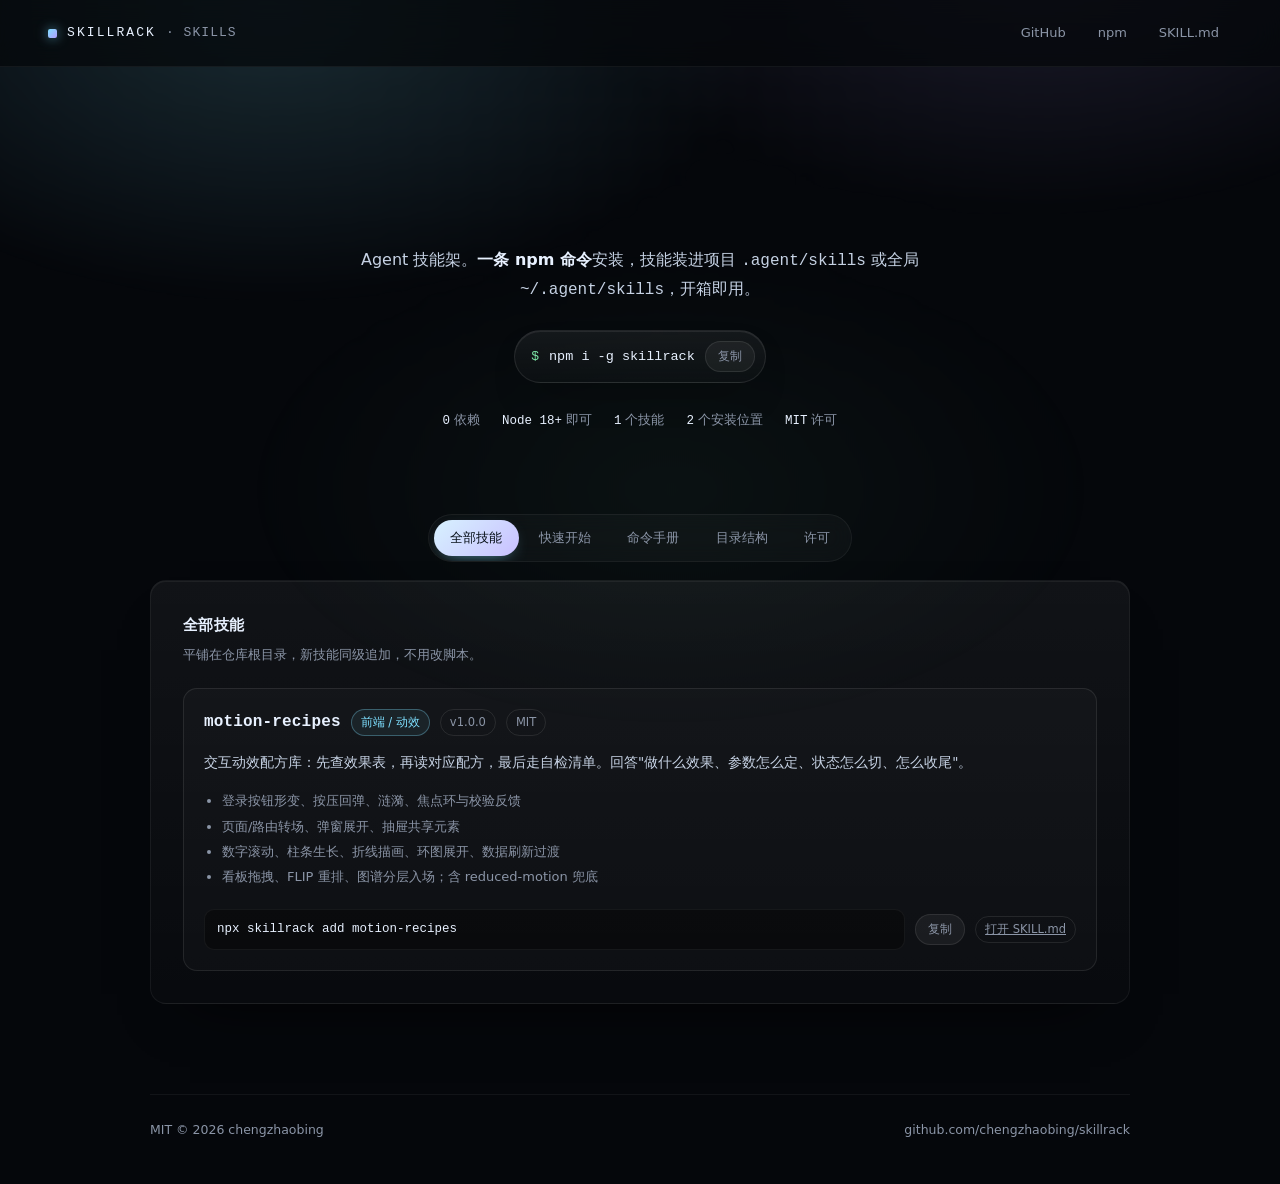
<file: index.html>
<!doctype html>
<html lang="zh-CN">
<head>
<meta charset="utf-8" />
<meta name="viewport" content="width=device-width, initial-scale=1" />
<title>skillrack · agent skills</title>
<meta name="description" content="Agent 技能架：一条 npm 命令把 Markdown 技能装进项目 .agent/skills 或全局 ~/.agent/skills。零依赖，MIT。" />
<meta name="color-scheme" content="dark" />
<style>
  :root {
    --bg: #05070b;
    --bg-soft: #0a0e15;
    --panel: rgba(255, 255, 255, 0.038);
    --panel-strong: rgba(255, 255, 255, 0.06);
    --stroke: rgba(255, 255, 255, 0.09);
    --stroke-soft: rgba(255, 255, 255, 0.055);
    --ink: #e8f1ff;
    --muted: #8b95a7;
    --cyan: #7fe0ff;
    --violet: #b39dff;
    --mint: #7ee7a8;
    --mono: ui-monospace, "SFMono-Regular", "JetBrains Mono", "Cascadia Code", Consolas, monospace;
    --sans: system-ui, -apple-system, "Segoe UI", "PingFang SC", "Microsoft YaHei", sans-serif;
    --radius: 16px;
  }

  * { box-sizing: border-box; }

  html, body { margin: 0; padding: 0; }

  body {
    min-height: 100vh;
    background: var(--bg);
    color: var(--ink);
    font-family: var(--sans);
    font-size: 15px;
    line-height: 1.7;
    -webkit-font-smoothing: antialiased;
    overflow-x: hidden;
  }

  /* 背景：两团冷色光晕 + 像素网格 */
  .aura {
    position: fixed;
    inset: -20% -10% auto -10%;
    height: 120vh;
    pointer-events: none;
    z-index: 0;
    background:
      radial-gradient(46% 38% at 26% 18%, rgba(127, 224, 255, 0.16), transparent 70%),
      radial-gradient(42% 34% at 76% 12%, rgba(179, 157, 255, 0.14), transparent 72%),
      radial-gradient(40% 32% at 52% 62%, rgba(126, 231, 168, 0.05), transparent 70%);
    filter: blur(6px);
  }

  .aura::after {
    content: "";
    position: absolute;
    inset: 0;
    background-image:
      linear-gradient(to right, rgba(255, 255, 255, 0.045) 1px, transparent 1px),
      linear-gradient(to bottom, rgba(255, 255, 255, 0.045) 1px, transparent 1px);
    background-size: 28px 28px;
    mask-image: radial-gradient(70% 55% at 50% 20%, #000 20%, transparent 78%);
    -webkit-mask-image: radial-gradient(70% 55% at 50% 20%, #000 20%, transparent 78%);
    opacity: 0.75;
  }

  .shell { position: relative; z-index: 1; }

  /* 顶栏 */
  .topbar {
    position: sticky;
    top: 0;
    z-index: 20;
    display: flex;
    align-items: center;
    justify-content: space-between;
    gap: 16px;
    padding: 14px clamp(16px, 5vw, 48px);
    border-bottom: 1px solid var(--stroke-soft);
    background: rgba(5, 7, 11, 0.72);
    backdrop-filter: blur(14px);
    -webkit-backdrop-filter: blur(14px);
  }

  .brand {
    display: inline-flex;
    align-items: center;
    gap: 10px;
    font-family: var(--mono);
    font-size: 13px;
    letter-spacing: 0.16em;
    text-transform: uppercase;
    color: var(--ink);
    text-decoration: none;
  }

  .brand i {
    width: 9px;
    height: 9px;
    border-radius: 2px;
    background: linear-gradient(135deg, var(--cyan), var(--violet));
    box-shadow: 0 0 12px rgba(127, 224, 255, 0.6);
  }

  .brand span { color: var(--muted); letter-spacing: 0.08em; }

  .nav { display: flex; align-items: center; gap: 6px; }

  .nav a {
    padding: 7px 12px;
    border-radius: 999px;
    border: 1px solid transparent;
    color: var(--muted);
    font-size: 13px;
    text-decoration: none;
    transition: color 0.18s ease, border-color 0.18s ease, background 0.18s ease;
  }

  .nav a:hover { color: var(--ink); border-color: var(--stroke); background: var(--panel); }

  /* 首屏 */
  .hero {
    padding: clamp(40px, 8vh, 84px) clamp(16px, 5vw, 48px) clamp(20px, 4vh, 36px);
    text-align: center;
  }

  .mark-wrap {
    position: relative;
    display: flex;
    justify-content: center;
    margin-bottom: clamp(18px, 3vh, 30px);
  }

  #wordmark {
    display: block;
    image-rendering: pixelated;
    filter: drop-shadow(0 0 24px rgba(127, 224, 255, 0.28));
  }

  .lede {
    max-width: 620px;
    margin: 0 auto;
    color: #c6d2e4;
    font-size: clamp(14px, 1.6vw, 16px);
  }

  .lede b { color: var(--ink); font-weight: 600; }

  .install {
    display: inline-flex;
    align-items: center;
    gap: 10px;
    margin-top: 26px;
    padding: 10px 10px 10px 16px;
    border: 1px solid var(--stroke);
    border-radius: 999px;
    background: linear-gradient(180deg, rgba(255, 255, 255, 0.06), rgba(255, 255, 255, 0.02));
    box-shadow: inset 0 1px 0 rgba(255, 255, 255, 0.08), 0 18px 40px -22px rgba(0, 0, 0, 0.9);
    max-width: 100%;
  }

  .install .prompt { color: var(--mint); font-family: var(--mono); font-size: 13px; }

  .install code {
    font-family: var(--mono);
    font-size: clamp(11px, 1.5vw, 13.5px);
    color: var(--ink);
    white-space: nowrap;
    overflow: auto hidden;
    scrollbar-width: none;
  }

  .install code::-webkit-scrollbar { display: none; }

  .copy {
    flex: none;
    border: 1px solid var(--stroke);
    border-radius: 999px;
    padding: 6px 12px;
    background: rgba(255, 255, 255, 0.05);
    color: var(--muted);
    font-family: var(--sans);
    font-size: 12px;
    cursor: pointer;
    transition: color 0.18s ease, background 0.18s ease, border-color 0.18s ease;
  }

  .copy:hover { color: var(--ink); background: rgba(255, 255, 255, 0.1); }
  .copy.done { color: var(--mint); border-color: rgba(126, 231, 168, 0.4); }

  .facts {
    display: flex;
    flex-wrap: wrap;
    justify-content: center;
    gap: 8px 22px;
    margin: 26px 0 0;
    padding: 0;
    list-style: none;
    color: var(--muted);
    font-size: 12.5px;
  }

  .facts b { color: var(--ink); font-family: var(--mono); font-weight: 500; }

  /* 标签页 */
  .tabs {
    display: flex;
    gap: 4px;
    width: fit-content;
    max-width: calc(100% - 32px);
    margin: clamp(28px, 5vh, 46px) auto 0;
    padding: 5px;
    border: 1px solid var(--stroke-soft);
    border-radius: 999px;
    background: rgba(255, 255, 255, 0.028);
    backdrop-filter: blur(10px);
    overflow-x: auto;
    scrollbar-width: none;
  }

  .tabs::-webkit-scrollbar { display: none; }

  .tabs button {
    flex: none;
    border: 0;
    border-radius: 999px;
    padding: 9px 16px;
    background: transparent;
    color: var(--muted);
    font-family: var(--sans);
    font-size: 13px;
    letter-spacing: 0.01em;
    cursor: pointer;
    white-space: nowrap;
    transition: color 0.18s ease, background 0.18s ease;
  }

  .tabs button:hover { color: var(--ink); }

  .tabs button[aria-selected="true"] {
    color: #071018;
    background: linear-gradient(135deg, #d7f2ff, #c9c0ff);
    box-shadow: 0 6px 18px -10px rgba(127, 224, 255, 0.9);
  }

  .tabs button:focus-visible,
  .copy:focus-visible,
  .nav a:focus-visible { outline: 2px solid var(--cyan); outline-offset: 2px; }

  /* 面板 */
  .panels {
    width: min(980px, calc(100% - 32px));
    margin: 18px auto 0;
    padding-bottom: clamp(56px, 10vh, 96px);
  }

  .panel[hidden] { display: none; }

  .panel {
    animation: rise 0.32s cubic-bezier(0.22, 0.8, 0.24, 1) both;
    border: 1px solid var(--stroke-soft);
    border-radius: var(--radius);
    background: linear-gradient(180deg, rgba(255, 255, 255, 0.05), rgba(255, 255, 255, 0.015));
    box-shadow: inset 0 1px 0 rgba(255, 255, 255, 0.06), 0 30px 60px -40px rgba(0, 0, 0, 1);
    padding: clamp(20px, 3.4vw, 32px);
  }

  @keyframes rise {
    from { opacity: 0; transform: translateY(10px); }
    to { opacity: 1; transform: none; }
  }

  .panel h2 {
    margin: 0 0 6px;
    font-size: 15px;
    letter-spacing: 0.02em;
  }

  .panel .hint { margin: 0 0 22px; color: var(--muted); font-size: 13px; }

  /* 技能卡 */
  .skill {
    border: 1px solid var(--stroke);
    border-radius: 14px;
    background: rgba(255, 255, 255, 0.025);
    padding: 20px;
    display: grid;
    gap: 14px;
  }

  .skill-head { display: flex; flex-wrap: wrap; align-items: baseline; gap: 10px; }

  .skill-head h3 {
    margin: 0;
    font-family: var(--mono);
    font-size: 16px;
    font-weight: 600;
    letter-spacing: 0.01em;
  }

  .chip {
    padding: 2px 9px;
    border: 1px solid var(--stroke);
    border-radius: 999px;
    color: var(--muted);
    font-size: 11.5px;
    line-height: 1.8;
  }

  .chip.glow { color: var(--cyan); border-color: rgba(127, 224, 255, 0.32); background: rgba(127, 224, 255, 0.07); }

  .skill p { margin: 0; color: #c6d2e4; font-size: 13.5px; }

  .skill ul { margin: 0; padding-left: 18px; color: var(--muted); font-size: 13px; }
  .skill li { margin: 3px 0; }

  .skill-foot {
    display: flex;
    flex-wrap: wrap;
    align-items: center;
    gap: 10px;
    padding-top: 4px;
  }

  .skill-foot code {
    flex: 1 1 260px;
    font-family: var(--mono);
    font-size: 12.5px;
    color: var(--ink);
    padding: 9px 12px;
    border-radius: 10px;
    border: 1px solid var(--stroke-soft);
    background: rgba(0, 0, 0, 0.35);
    overflow: auto hidden;
    white-space: nowrap;
    scrollbar-width: none;
  }

  .skill-foot code::-webkit-scrollbar { display: none; }

  /* 步骤 */
  .steps { counter-reset: step; display: grid; gap: 14px; margin: 0; padding: 0; list-style: none; }

  .steps li {
    counter-increment: step;
    position: relative;
    padding-left: 42px;
    color: #c6d2e4;
    font-size: 13.5px;
  }

  .steps li::before {
    content: counter(step, decimal-leading-zero);
    position: absolute;
    left: 0;
    top: 1px;
    width: 28px;
    height: 28px;
    display: grid;
    place-items: center;
    border: 1px solid var(--stroke);
    border-radius: 9px;
    color: var(--cyan);
    font-family: var(--mono);
    font-size: 11.5px;
    background: rgba(127, 224, 255, 0.06);
  }

  .steps code, .panel p code, .panel li code {
    font-family: var(--mono);
    font-size: 12.5px;
    color: var(--ink);
    background: rgba(255, 255, 255, 0.07);
    border-radius: 5px;
    padding: 1px 5px;
  }

  /* 表格 */
  .table-wrap { overflow-x: auto; }

  table { width: 100%; border-collapse: collapse; font-size: 13px; }

  th, td {
    text-align: left;
    padding: 10px 12px;
    border-bottom: 1px solid var(--stroke-soft);
    white-space: nowrap;
    vertical-align: top;
  }

  th {
    color: var(--muted);
    font-weight: 500;
    font-size: 11.5px;
    letter-spacing: 0.12em;
    text-transform: uppercase;
  }

  td { color: #c6d2e4; }
  td code { font-family: var(--mono); font-size: 12.5px; color: var(--ink); }
  tr:last-child td { border-bottom: 0; }

  /* 代码块 */
  pre {
    margin: 0;
    padding: 16px 18px;
    border-radius: 12px;
    border: 1px solid var(--stroke-soft);
    background: rgba(0, 0, 0, 0.42);
    color: #cfdcee;
    font-family: var(--mono);
    font-size: 12.5px;
    line-height: 1.75;
    overflow-x: auto;
  }

  pre .c { color: #66748a; }
  pre .k { color: var(--violet); }
  pre .s { color: var(--mint); }

  .split { display: grid; gap: 18px; grid-template-columns: 1fr; }

  @media (min-width: 760px) {
    .split { grid-template-columns: 1fr 1fr; }
  }

  .label {
    color: var(--muted);
    font-size: 11.5px;
    letter-spacing: 0.12em;
    text-transform: uppercase;
    margin: 0 0 8px;
  }

  /* 尾栏 */
  footer {
    width: min(980px, calc(100% - 32px));
    margin: 0 auto;
    padding: 24px 0 48px;
    border-top: 1px solid var(--stroke-soft);
    display: flex;
    flex-wrap: wrap;
    justify-content: space-between;
    gap: 12px;
    color: var(--muted);
    font-size: 12.5px;
  }

  footer a { color: var(--muted); text-decoration: none; border-bottom: 1px solid transparent; }
  footer a:hover { color: var(--ink); border-bottom-color: var(--stroke); }

  @media (prefers-reduced-motion: reduce) {
    .panel { animation: none; }
    * { transition: none !important; }
  }
</style>
</head>
<body>
<div class="aura" aria-hidden="true"></div>

<div class="shell">
  <header class="topbar">
    <a class="brand" href="./"><i></i>skillrack <span>· skills</span></a>
    <nav class="nav">
      <a href="https://github.com/chengzhaobing/skillrack" rel="noopener">GitHub</a>
      <a href="https://www.npmjs.com/package/skillrack" rel="noopener">npm</a>
      <a href="./motion-recipes/SKILL.md">SKILL.md</a>
    </nav>
  </header>

  <main>
    <section class="hero">
      <div class="mark-wrap">
        <canvas id="wordmark" role="img" aria-label="SKILLRACK"></canvas>
      </div>
      <p class="lede">
        Agent 技能架。<b>一条 npm 命令</b>安装，技能装进项目
        <code>.agent/skills</code> 或全局 <code>~/.agent/skills</code>，开箱即用。
      </p>

      <div class="install">
        <span class="prompt" aria-hidden="true">$</span>
        <code id="cmd-main">npm i -g skillrack</code>
        <button class="copy" data-copy="#cmd-main" type="button">复制</button>
      </div>

      <ul class="facts">
        <li><b>0</b> 依赖</li>
        <li><b>Node 18+</b> 即可</li>
        <li><b>1</b> 个技能</li>
        <li><b>2</b> 个安装位置</li>
        <li><b>MIT</b> 许可</li>
      </ul>
    </section>

    <div class="tabs" role="tablist" aria-label="内容分区">
      <button role="tab" id="tab-skills" aria-controls="panel-skills" aria-selected="true" type="button">全部技能</button>
      <button role="tab" id="tab-start" aria-controls="panel-start" aria-selected="false" type="button">快速开始</button>
      <button role="tab" id="tab-cmd" aria-controls="panel-cmd" aria-selected="false" type="button">命令手册</button>
      <button role="tab" id="tab-layout" aria-controls="panel-layout" aria-selected="false" type="button">目录结构</button>
      <button role="tab" id="tab-license" aria-controls="panel-license" aria-selected="false" type="button">许可</button>
    </div>

    <div class="panels">
      <section class="panel" role="tabpanel" id="panel-skills" aria-labelledby="tab-skills" tabindex="0">
        <h2>全部技能</h2>
        <p class="hint">平铺在仓库根目录，新技能同级追加，不用改脚本。</p>

        <article class="skill">
          <div class="skill-head">
            <h3>motion-recipes</h3>
            <span class="chip glow">前端 / 动效</span>
            <span class="chip">v1.0.0</span>
            <span class="chip">MIT</span>
          </div>
          <p>交互动效配方库：先查效果表，再读对应配方，最后走自检清单。回答"做什么效果、参数怎么定、状态怎么切、怎么收尾"。</p>
          <ul>
            <li>登录按钮形变、按压回弹、涟漪、焦点环与校验反馈</li>
            <li>页面/路由转场、弹窗展开、抽屉共享元素</li>
            <li>数字滚动、柱条生长、折线描画、环图展开、数据刷新过渡</li>
            <li>看板拖拽、FLIP 重排、图谱分层入场；含 reduced-motion 兜底</li>
          </ul>
          <div class="skill-foot">
            <code>npx skillrack add motion-recipes</code>
            <button class="copy" type="button">复制</button>
            <a class="chip" href="./motion-recipes/SKILL.md">打开 SKILL.md</a>
          </div>
        </article>
      </section>

      <section class="panel" role="tabpanel" id="panel-start" aria-labelledby="tab-start" tabindex="0" hidden>
        <h2>快速开始</h2>
        <p class="hint">统一走 npm：全局装一次，或直接用 npx；技能只装到两个位置之一。</p>
        <ol class="steps">
          <li>安装 CLI：<code>npm i -g skillrack</code>（之后任何项目里直接用 <code>skillrack</code>），或免安装用 <code>npx skillrack</code>，项目内固定版本用 <code>npm i -D skillrack</code>。</li>
          <li>装技能：<code>skillrack add motion-recipes</code>，交互里选「本项目」或「全局」，写入 <code>.agent/skills</code> 或 <code>~/.agent/skills</code>。</li>
          <li>脚本 / CI 直接声明范围：<code>--project</code>、<code>--global</code>，或 <code>--target ./dir</code> 指定任意目录，全程无交互。</li>
          <li>同一仓库多个技能可一次勾选；已存在同名目录默认跳过，<code>--force</code> 才覆盖。</li>
          <li>新开一个会话即可加载；卸载用 <code>skillrack remove motion-recipes</code>（两个目录都搜）。</li>
          <li><code>skillrack paths</code> 查看两个安装目录与各自已装技能数。</li>
        </ol>

        <p class="label" style="margin-top:20px">未指定范围时只问这一次</p>
        <pre><span class="c">?</span> 第 2 步 / 选择安装范围
<span class="k">❯</span> ● 本项目（项目级）  .agent/skills
  ○ 全局（用户级）    ~/.agent/skills
<span class="c">↑↓ 移动 · Enter 确认 · Q 取消</span></pre>
      </section>

      <section class="panel" role="tabpanel" id="panel-cmd" aria-labelledby="tab-cmd" tabindex="0" hidden>
        <h2>命令手册</h2>
        <p class="hint">退出码：0 已写入 / 1 参数或网络错误 / 2 未写入（取消或全部已存在），可直接进 CI。</p>
        <div class="table-wrap">
          <table>
            <thead>
              <tr><th>命令</th><th>作用</th></tr>
            </thead>
            <tbody>
              <tr><td><code>skillrack list</code></td><td>列出全部技能（默认命令）</td></tr>
              <tr><td><code>skillrack add &lt;skill&gt;</code></td><td>安装本仓库技能；未指定范围时只问一次</td></tr>
              <tr><td><code>skillrack add &lt;repo&gt; [--skill a,b]</code></td><td>从 GitHub 仓库安装，多技能可一次勾选</td></tr>
              <tr><td><code>skillrack add &lt;path&gt;</code></td><td>安装本地技能目录</td></tr>
              <tr><td><code>skillrack paths</code></td><td>两个安装目录、各自已装技能数与常用命令</td></tr>
              <tr><td><code>skillrack info &lt;skill&gt;</code></td><td>详情、体积、安装命令</td></tr>
              <tr><td><code>skillrack remove &lt;skill&gt;</code></td><td>卸载（项目级 + 全局都搜）</td></tr>
            </tbody>
          </table>
        </div>

        <p class="label" style="margin-top:22px">选项</p>
        <div class="table-wrap">
          <table>
            <thead>
              <tr><th>选项</th><th>说明</th></tr>
            </thead>
            <tbody>
              <tr><td><code>--project</code></td><td>装到本项目 <code>.agent/skills</code>，跳过范围询问</td></tr>
              <tr><td><code>--global, -g</code></td><td>装到全局 <code>~/.agent/skills</code>，所有项目可用</td></tr>
              <tr><td><code>--target, --to, -t</code></td><td>装到自定义目录，优先级最高</td></tr>
              <tr><td><code>--skill, -s</code></td><td>指定技能名，远程仓库可用逗号选多个</td></tr>
              <tr><td><code>--force, -f</code></td><td>覆盖已存在的同名目录</td></tr>
              <tr><td><code>--dry-run</code></td><td>只打印将写入的位置，不改动磁盘</td></tr>
              <tr><td><code>--no-input</code></td><td>禁止交互</td></tr>
              <tr><td><code>--branch, -b</code></td><td>指定远程分支或 tag</td></tr>
            </tbody>
          </table>
        </div>
      </section>

      <section class="panel" role="tabpanel" id="panel-layout" aria-labelledby="tab-layout" tabindex="0" hidden>
        <h2>目录结构</h2>
        <p class="hint">技能目录名 = 技能名 = frontmatter name，三者必须一致。</p>

        <div class="split">
          <div>
            <p class="label">仓库</p>
            <pre>.
├─ motion-recipes/
│  ├─ SKILL.md          <span class="c"># 入口 + 索引</span>
│  ├─ references/       <span class="c"># 分主题细节</span>
│  ├─ assets/           <span class="c"># css / js / demo</span>
│  └─ evals/            <span class="c"># 自测用例</span>
├─ &lt;next-skill&gt;/       <span class="c"># 同级追加</span>
├─ index.html
├─ README.md
└─ LICENSE</pre>
          </div>
          <div>
            <p class="label">SKILL.md</p>
            <pre><span class="c">---</span>
<span class="k">name</span>: motion-recipes
<span class="k">description</span>: <span class="s">Use when ...</span>
<span class="k">license</span>: MIT
<span class="c">---</span>

<span class="c"># 何时使用</span>
<span class="c"># 效果索引表</span>
<span class="c"># references/*.md</span>
<span class="c"># 自检清单</span></pre>
          </div>
        </div>

        <p class="label" style="margin-top:20px">安装落位</p>
        <pre>项目根/.agent/skills/motion-recipes/     <span class="c"># 默认：本项目</span>
  ├─ SKILL.md
  ├─ references/*.md
  └─ assets/*
~/.agent/skills/motion-recipes/         <span class="c"># --global：全局</span></pre>
      </section>

      <section class="panel" role="tabpanel" id="panel-license" aria-labelledby="tab-license" tabindex="0" hidden>
        <h2>许可</h2>
        <p class="hint">技能与 CLI 均为 MIT，可商用、可修改、可再分发。</p>
        <p>
          允许：商业使用、修改、分发、私用、专利授权。<br />
          要求：保留版权声明与许可声明。<br />
          不担保：软件按原样提供，作者不承担使用风险。
        </p>
        <p style="margin-top:14px">
          完整文本见 <a href="./LICENSE" style="color: var(--cyan)">LICENSE</a>，版权归 © 2026 chengzhaobing。
        </p>
      </section>
    </div>
  </main>

  <footer>
    <span>MIT © 2026 chengzhaobing</span>
    <span>
      <a href="https://github.com/chengzhaobing/skillrack">github.com/chengzhaobing/skillrack</a>
    </span>
  </footer>
</div>

<script>
(function () {
  /* ---------- 5×5 点阵像素字：只保留 SKILLRACK 需要的字形 ---------- */
  var GLYPHS = {
    S: ['.####', '#....', '.###.', '....#', '####.'],
    K: ['#...#', '#..#.', '###..', '#..#.', '#...#'],
    I: ['#####', '..#..', '..#..', '..#..', '#####'],
    L: ['#....', '#....', '#....', '#....', '#####'],
    C: ['.####', '#....', '#....', '#....', '.####'],
    R: ['####.', '#...#', '####.', '#..#.', '#...#'],
    A: ['.###.', '#...#', '#####', '#...#', '#...#'],
    T: ['#####', '..#..', '..#..', '..#..', '..#..'],
    E: ['#####', '#....', '####.', '#....', '#####']
  };

  var WORD = 'SKILLRACK';
  var STOPS = [
    [234, 244, 255],
    [143, 225, 255],
    [179, 157, 255]
  ];

  function lerp(a, b, t) { return a + (b - a) * t; }

  function colorAt(t) {
    var pos = t * (STOPS.length - 1);
    var i = Math.min(STOPS.length - 2, Math.floor(pos));
    var f = pos - i;
    var A = STOPS[i];
    var B = STOPS[i + 1];
    return [
      Math.round(lerp(A[0], B[0], f)),
      Math.round(lerp(A[1], B[1], f)),
      Math.round(lerp(A[2], B[2], f))
    ];
  }

  var canvas = document.getElementById('wordmark');
  if (!canvas) return;

  var ctx = canvas.getContext('2d');
  var cols = WORD.length * 6 - 1;
  var rows = 5;
  var metrics = null;
  var startTime = 0;
  var raf = null;
  var reduced = window.matchMedia('(prefers-reduced-motion: reduce)').matches;

  function measure() {
    var parent = canvas.parentElement;
    var maxWidth = Math.min(880, parent.clientWidth - 2);
    var cell = Math.max(3, Math.floor(maxWidth / cols));
    var dpr = Math.min(window.devicePixelRatio || 1, 2);
    canvas.width = Math.round(cols * cell * dpr);
    canvas.height = Math.round(rows * cell * dpr);
    canvas.style.width = cols * cell + 'px';
    canvas.style.height = rows * cell + 'px';
    ctx.setTransform(dpr, 0, 0, dpr, 0, 0);
    return { cell: cell, width: cols * cell, height: rows * cell };
  }

  function paint(elapsed) {
    if (!metrics) return;
    var cell = metrics.cell;
    var gap = Math.max(1, Math.round(cell * 0.18));
    ctx.clearRect(0, 0, metrics.width, metrics.height);

    var pending = false;

    for (var i = 0; i < WORD.length; i += 1) {
      var glyph = GLYPHS[WORD[i]];
      for (var r = 0; r < 5; r += 1) {
        for (var c = 0; c < 5; c += 1) {
          if (glyph[r][c] !== '#') continue;
          var x = i * 6 + c;
          var p = reduced ? 1 : Math.min(1, Math.max(0, (elapsed - x * 13) / 240));
          if (p <= 0) { pending = true; continue; }
          var rgb = colorAt(x / (cols - 1));
          ctx.globalAlpha = p;
          ctx.fillStyle = 'rgb(' + rgb[0] + ',' + rgb[1] + ',' + rgb[2] + ')';
          ctx.fillRect(
            x * cell + gap / 2,
            r * cell + gap / 2,
            cell - gap,
            cell - gap
          );
        }
      }
    }

    ctx.globalAlpha = 1;
    return pending;
  }

  function loop(now) {
    if (!startTime) startTime = now;
    var pending = paint(now - startTime);
    raf = pending ? requestAnimationFrame(loop) : null;
  }

  function redraw() {
    metrics = measure();
    if (raf) cancelAnimationFrame(raf);
    raf = null;
    startTime = 0;
    if (reduced) paint(9999);
    else raf = requestAnimationFrame(loop);
  }

  redraw();

  var resizeTimer = null;
  window.addEventListener('resize', function () {
    clearTimeout(resizeTimer);
    resizeTimer = setTimeout(redraw, 140);
  });

  /* ---------- 标签页 ---------- */
  var tabs = Array.prototype.slice.call(document.querySelectorAll('[role="tab"]'));
  var panels = Array.prototype.slice.call(document.querySelectorAll('[role="tabpanel"]'));

  function panelKey(tab) {
    return tab.getAttribute('aria-controls').replace(/^panel-/, '');
  }

  function activate(tab, focus) {
    tabs.forEach(function (t) {
      var on = t === tab;
      t.setAttribute('aria-selected', on ? 'true' : 'false');
      t.tabIndex = on ? 0 : -1;
    });
    panels.forEach(function (p) {
      p.hidden = p.id !== tab.getAttribute('aria-controls');
    });
    if (focus) tab.focus();
  }

  function selectTab(tab, focus) {
    activate(tab, focus);
    if (window.history && window.history.replaceState) {
      window.history.replaceState(null, '', '#' + panelKey(tab));
    }
  }

  tabs.forEach(function (tab, index) {
    tab.tabIndex = tab.getAttribute('aria-selected') === 'true' ? 0 : -1;
    tab.addEventListener('click', function () { selectTab(tab, false); });
    tab.addEventListener('keydown', function (event) {
      var next = null;
      if (event.key === 'ArrowRight') next = tabs[(index + 1) % tabs.length];
      if (event.key === 'ArrowLeft') next = tabs[(index - 1 + tabs.length) % tabs.length];
      if (event.key === 'Home') next = tabs[0];
      if (event.key === 'End') next = tabs[tabs.length - 1];
      if (next) {
        event.preventDefault();
        selectTab(next, true);
      }
    });
  });

  var initialKey = (window.location.hash || '').replace('#', '');
  if (initialKey) {
    var initialTab = tabs.filter(function (t) { return panelKey(t) === initialKey; })[0];
    if (initialTab) activate(initialTab, false);
  }

  /* ---------- 复制 ---------- */
  function copyText(text, button) {
    var done = function () {
      button.classList.add('done');
      var label = button.textContent;
      button.textContent = '已复制';
      setTimeout(function () {
        button.classList.remove('done');
        button.textContent = label;
      }, 1400);
    };

    if (navigator.clipboard && window.isSecureContext) {
      navigator.clipboard.writeText(text).then(done, fallback);
    } else {
      fallback();
    }

    function fallback() {
      var area = document.createElement('textarea');
      area.value = text;
      area.setAttribute('readonly', '');
      area.style.position = 'fixed';
      area.style.opacity = '0';
      document.body.appendChild(area);
      area.select();
      try { document.execCommand('copy'); done(); } catch (e) { button.textContent = '复制失败'; }
      document.body.removeChild(area);
    }
  }

  document.querySelectorAll('[data-copy]').forEach(function (button) {
    button.addEventListener('click', function () {
      var target = document.querySelector(button.getAttribute('data-copy'));
      if (target) copyText(target.textContent.trim(), button);
    });
  });

  /* 技能卡里的复制按钮：复用首屏命令 */
  document.querySelectorAll('.skill .copy').forEach(function (button) {
    button.addEventListener('click', function () {
      var code = button.parentElement.querySelector('code');
      if (code) copyText(code.textContent.trim(), button);
    });
  });
})();
</script>
</body>
</html>
</file>
